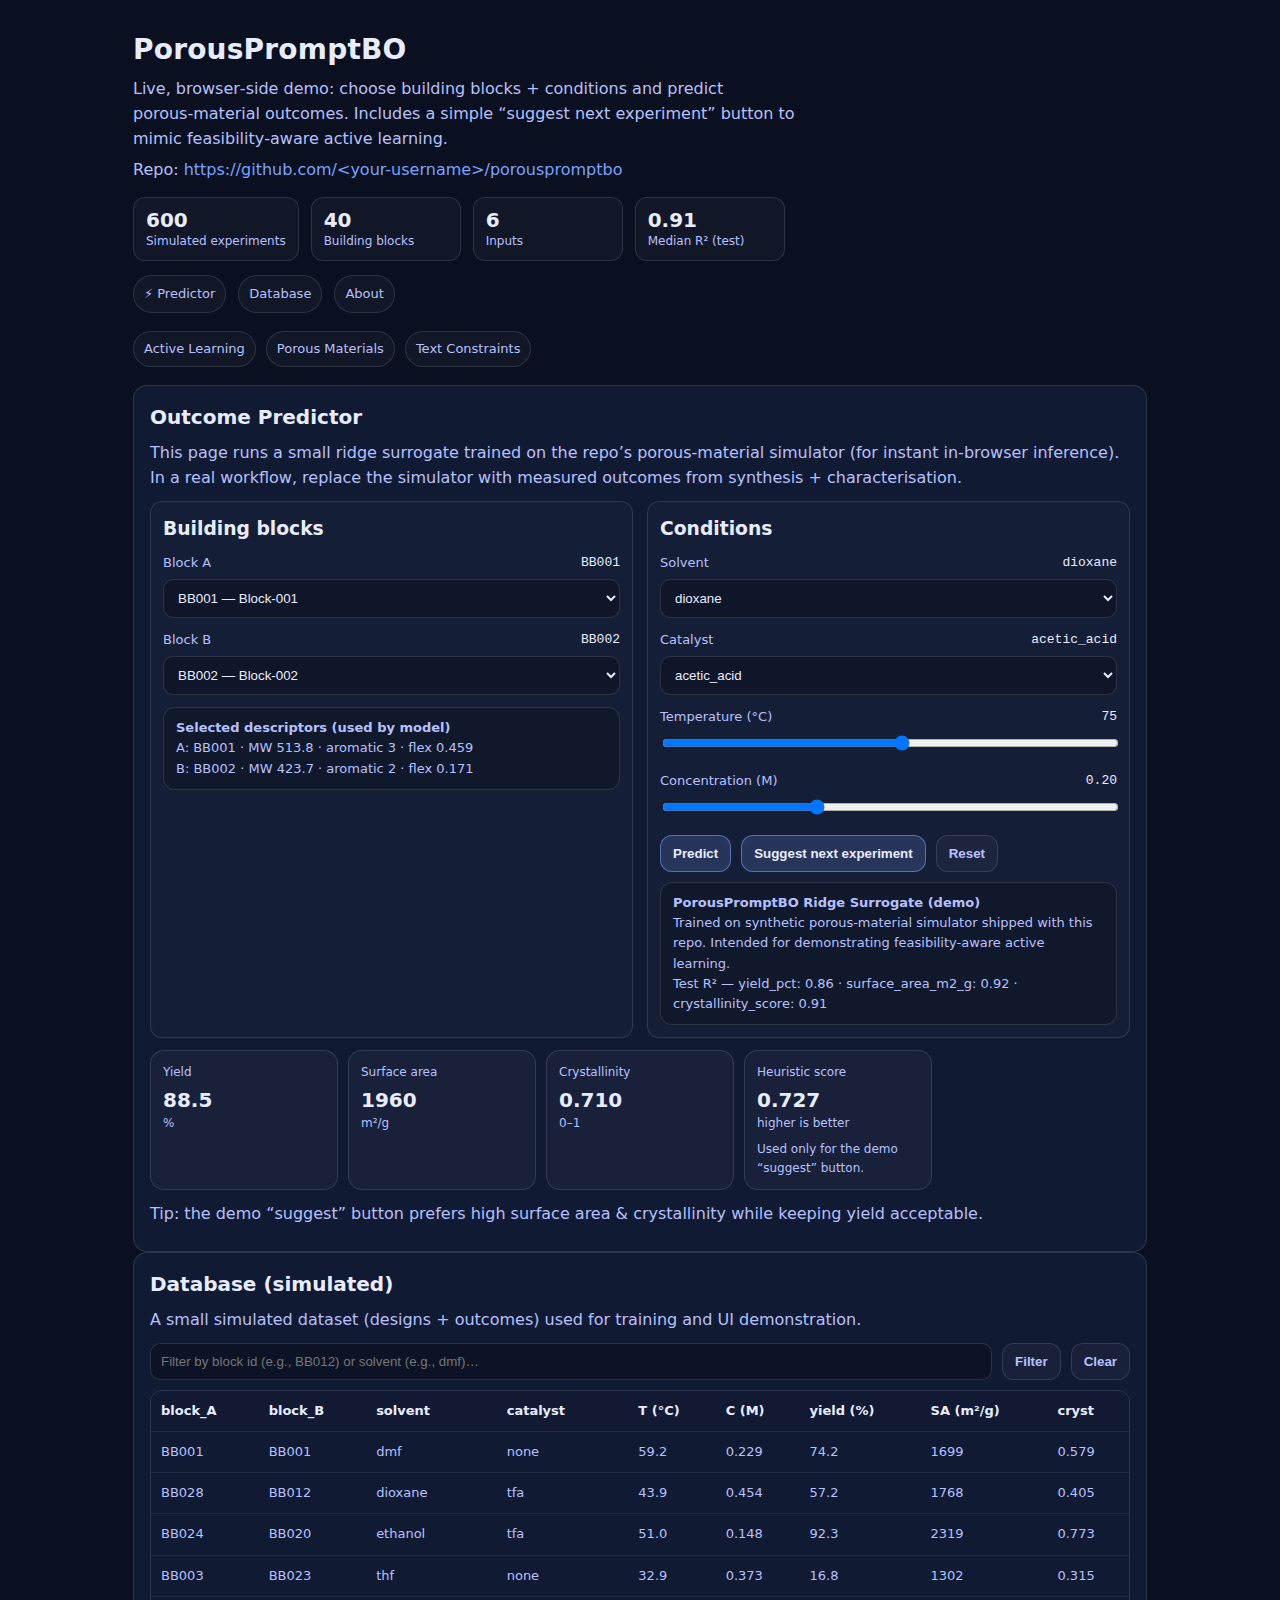
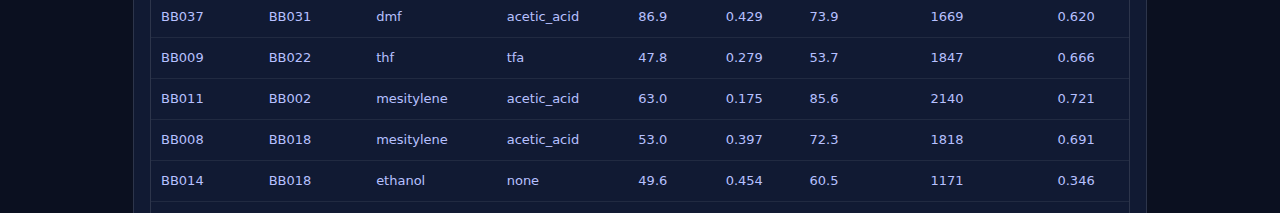
<file: index.html>
<!doctype html>
<html lang="en">
<head>
  <meta charset="utf-8"/>
  <meta name="viewport" content="width=device-width, initial-scale=1"/>
  <meta http-equiv="refresh" content="0; url=docs/index.html"/>
  <title>PorousPromptBO</title>
</head>
<body>
  <p>Redirecting to the interactive demo… <a href="docs/index.html">Open demo</a>.</p>
</body>
</html>
</file>
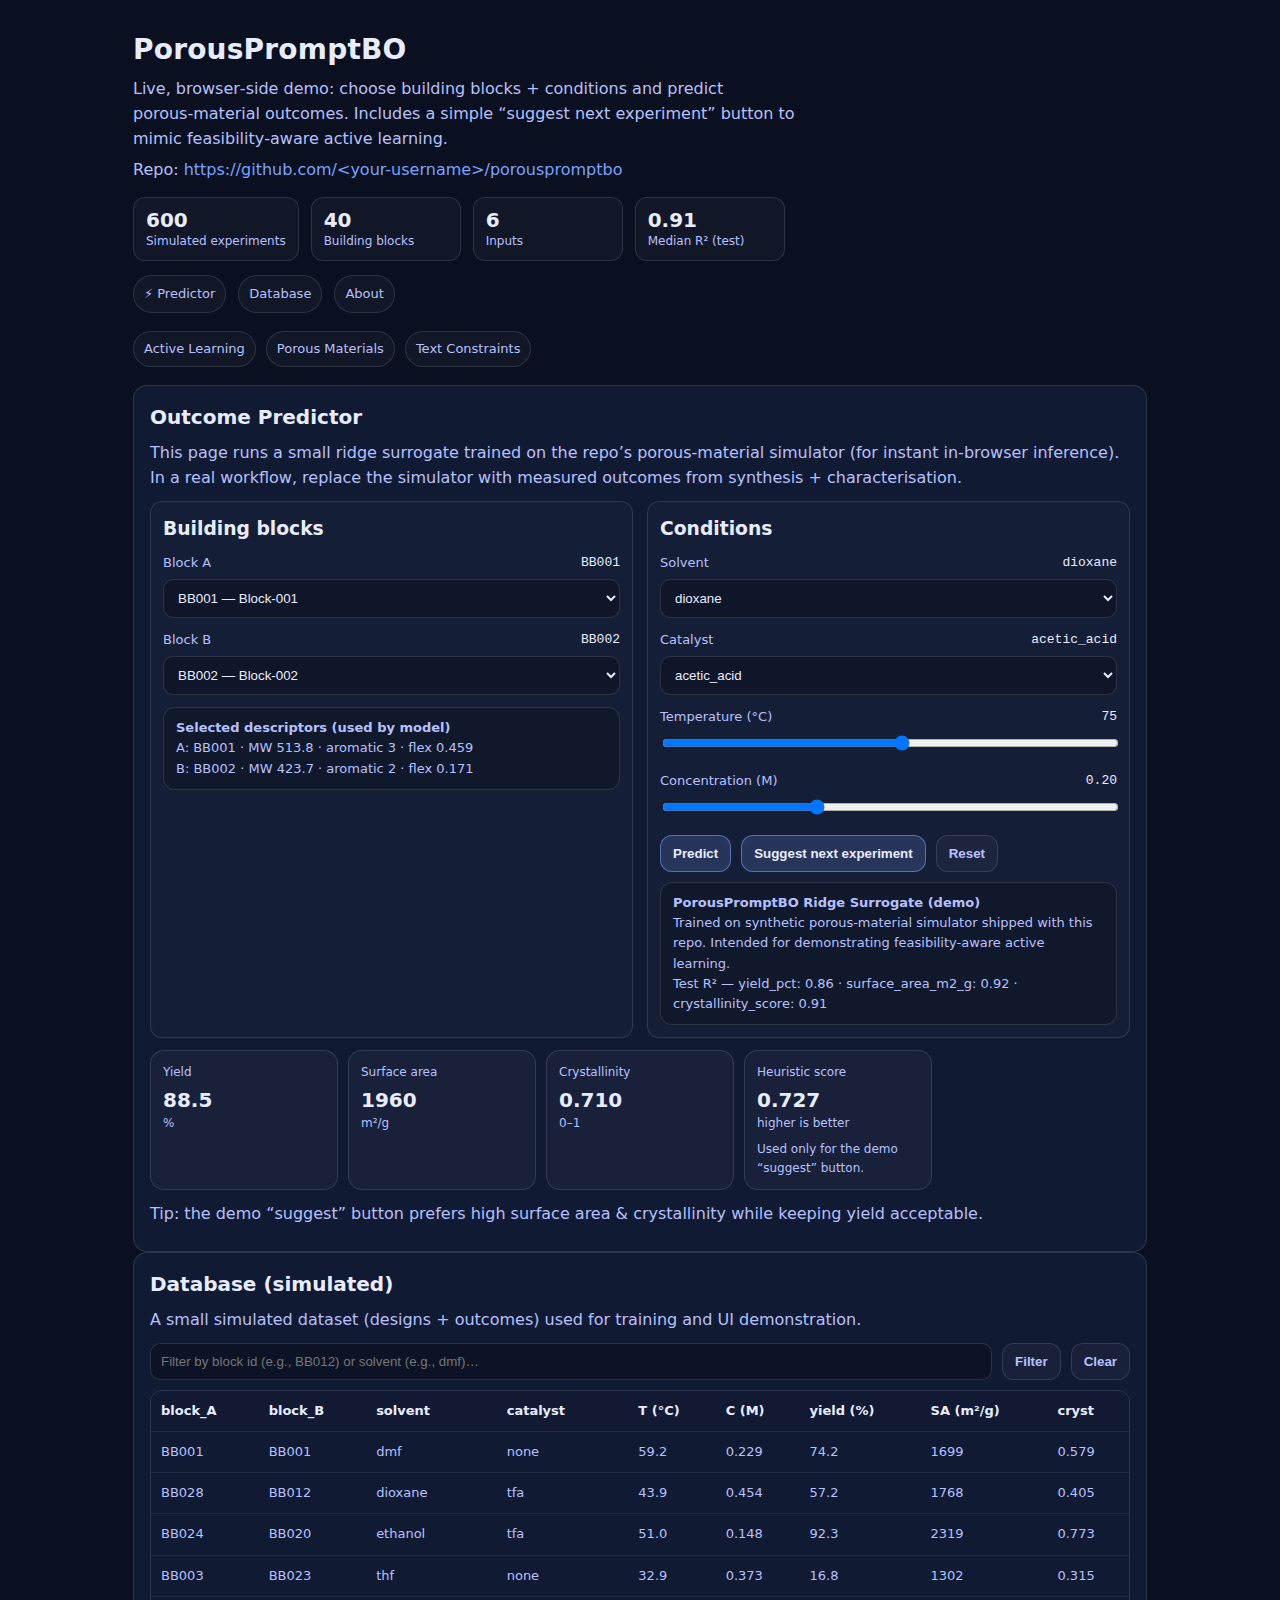
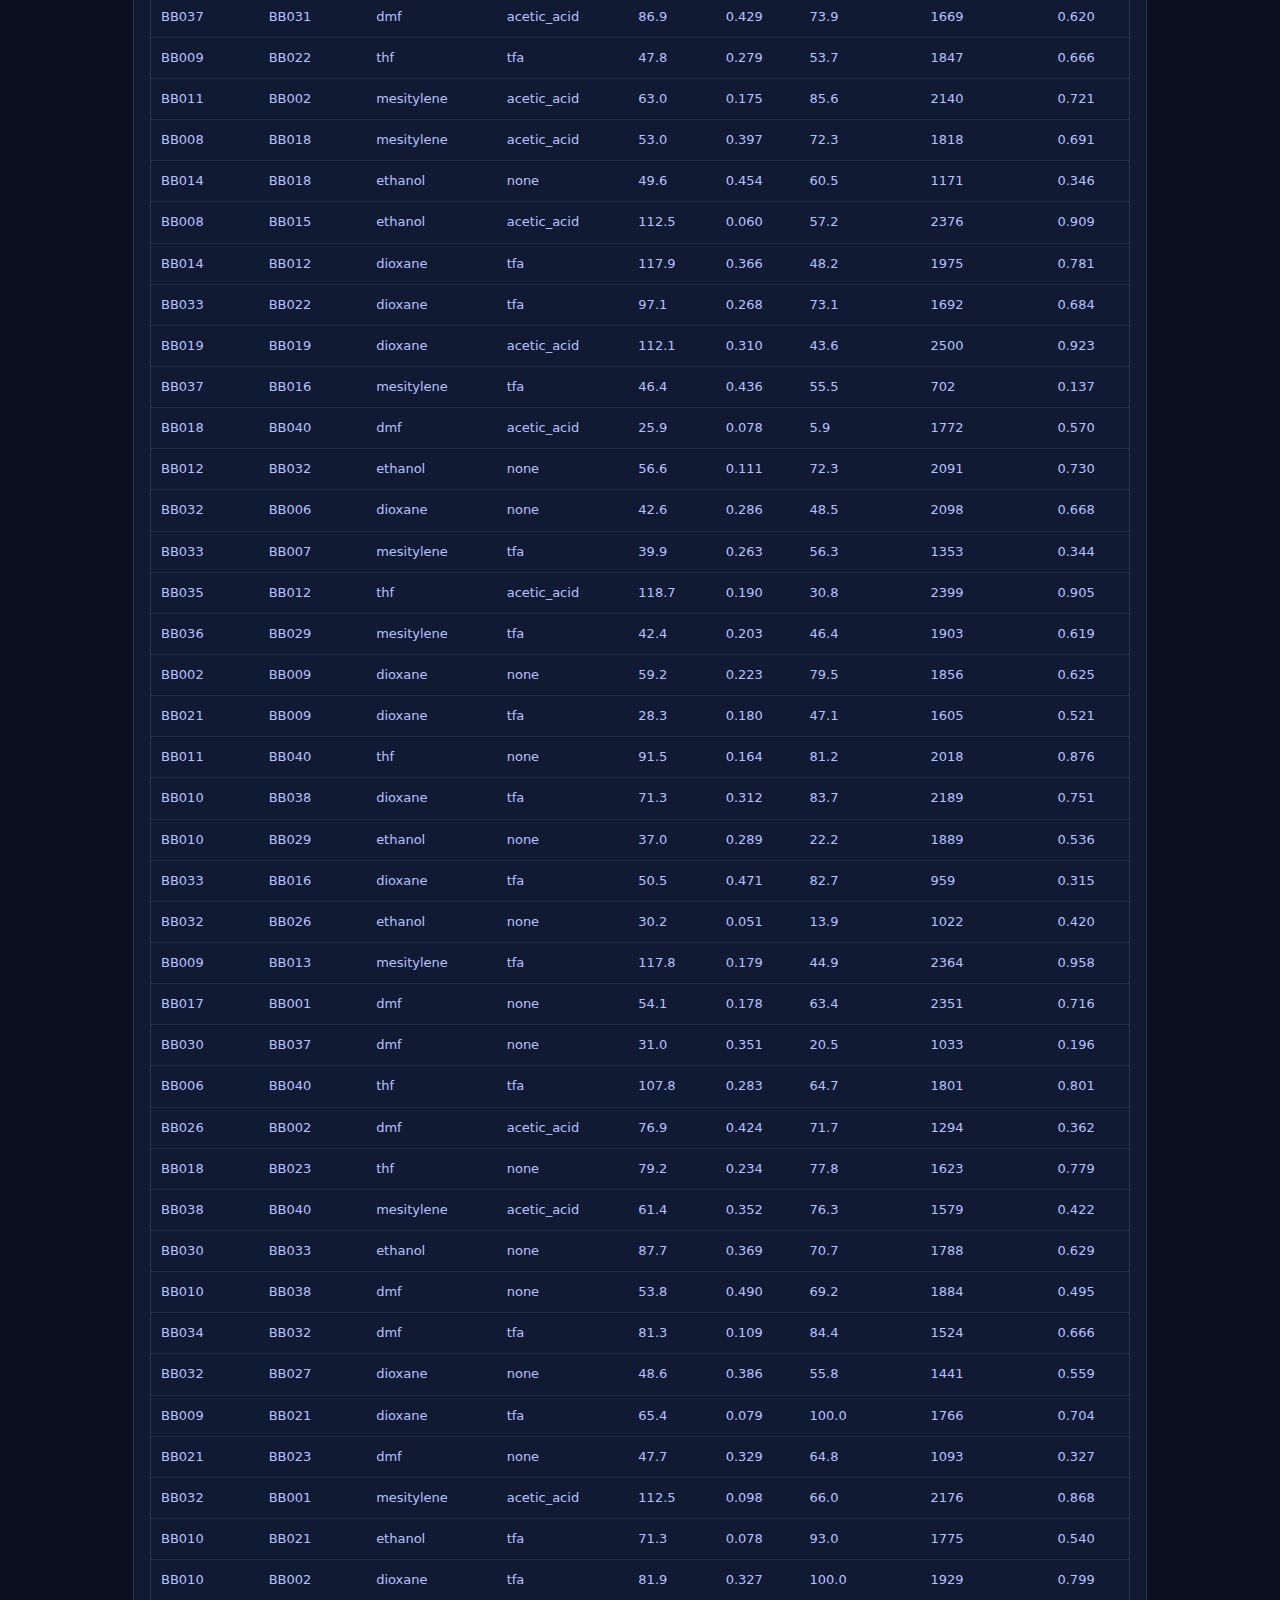
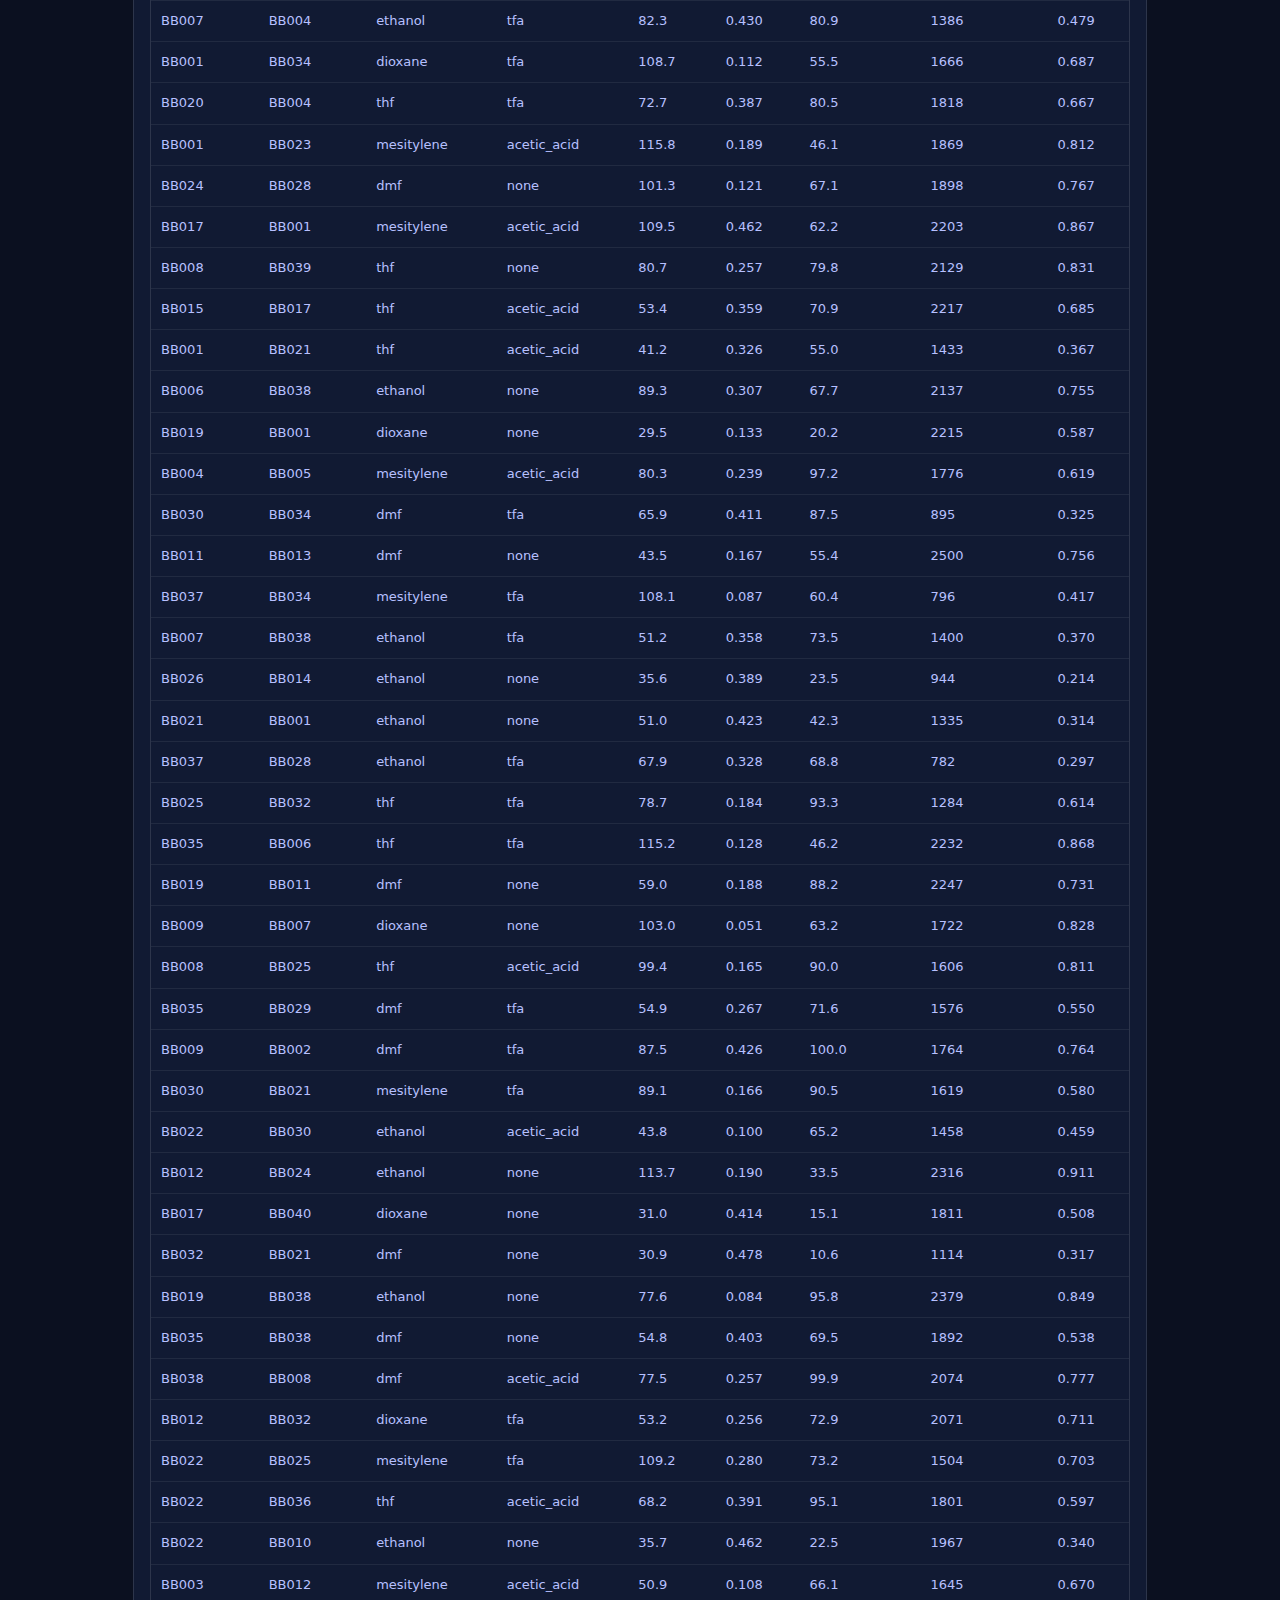
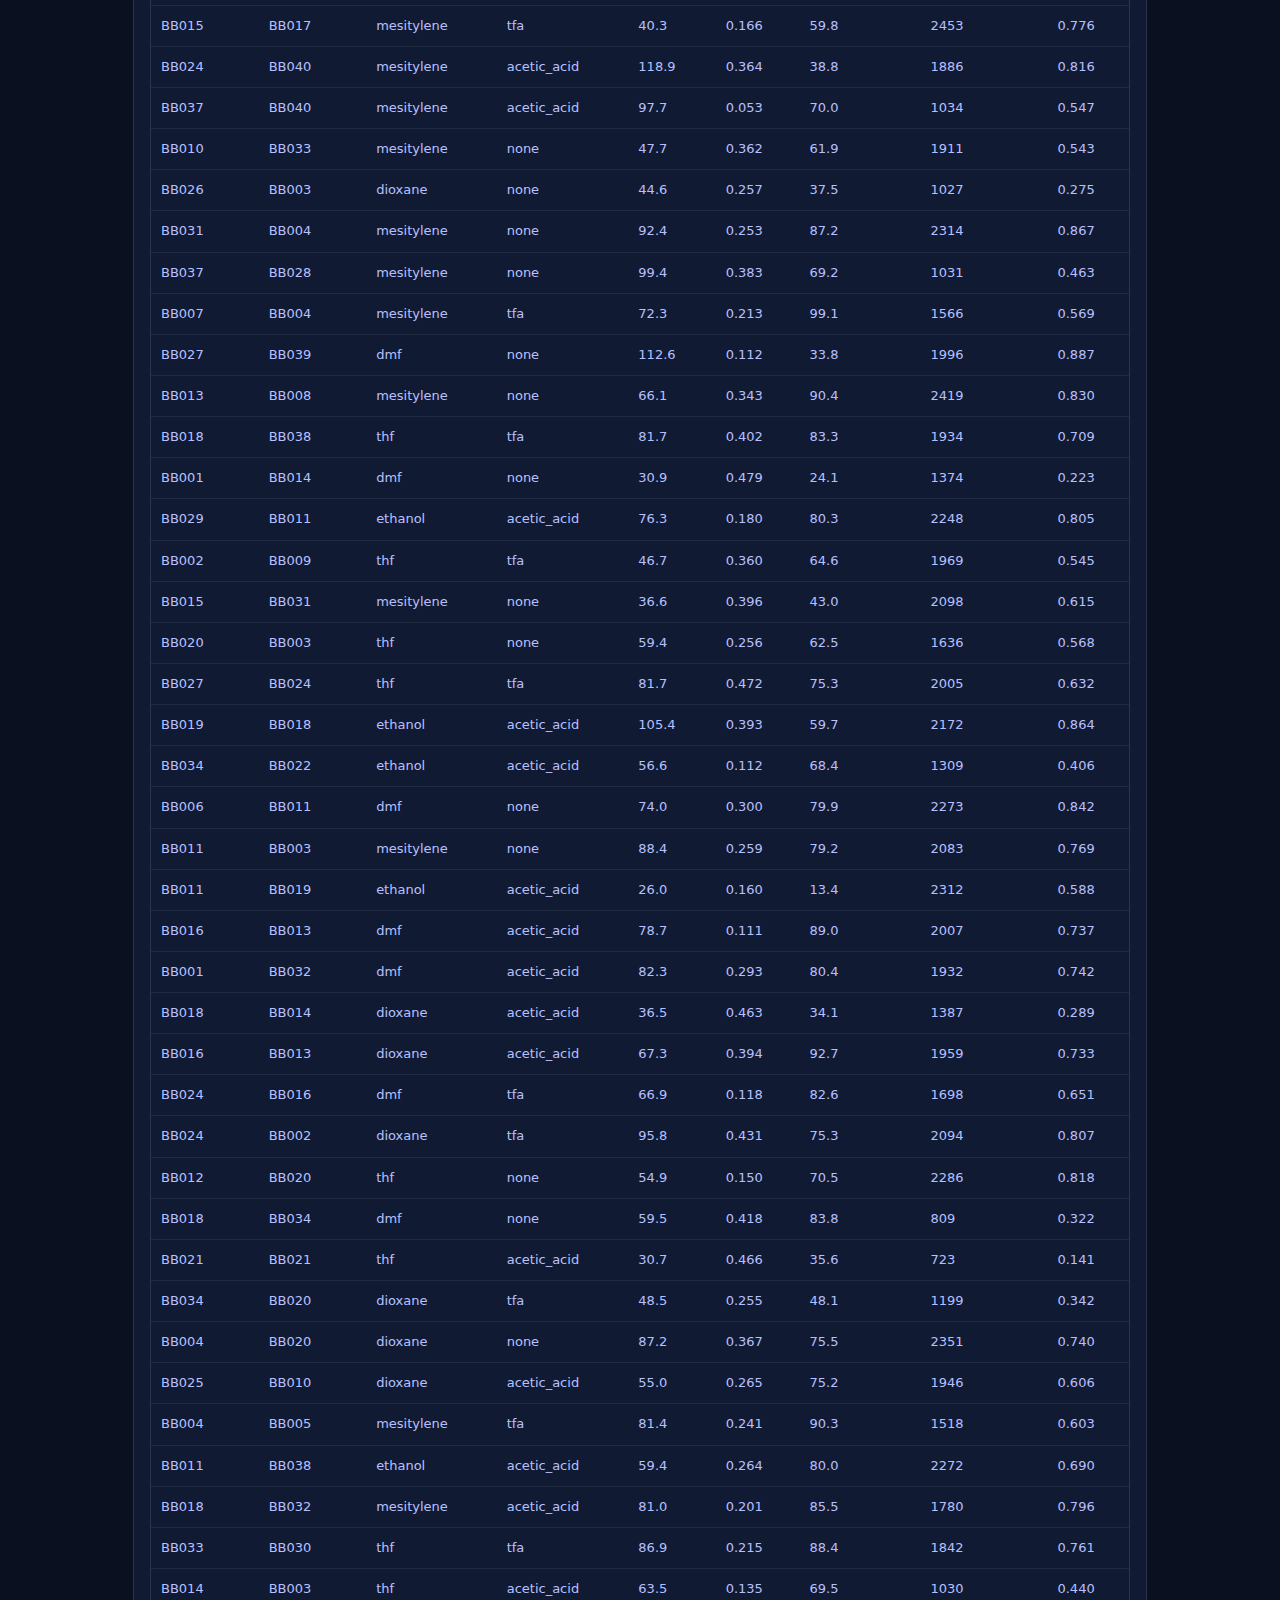
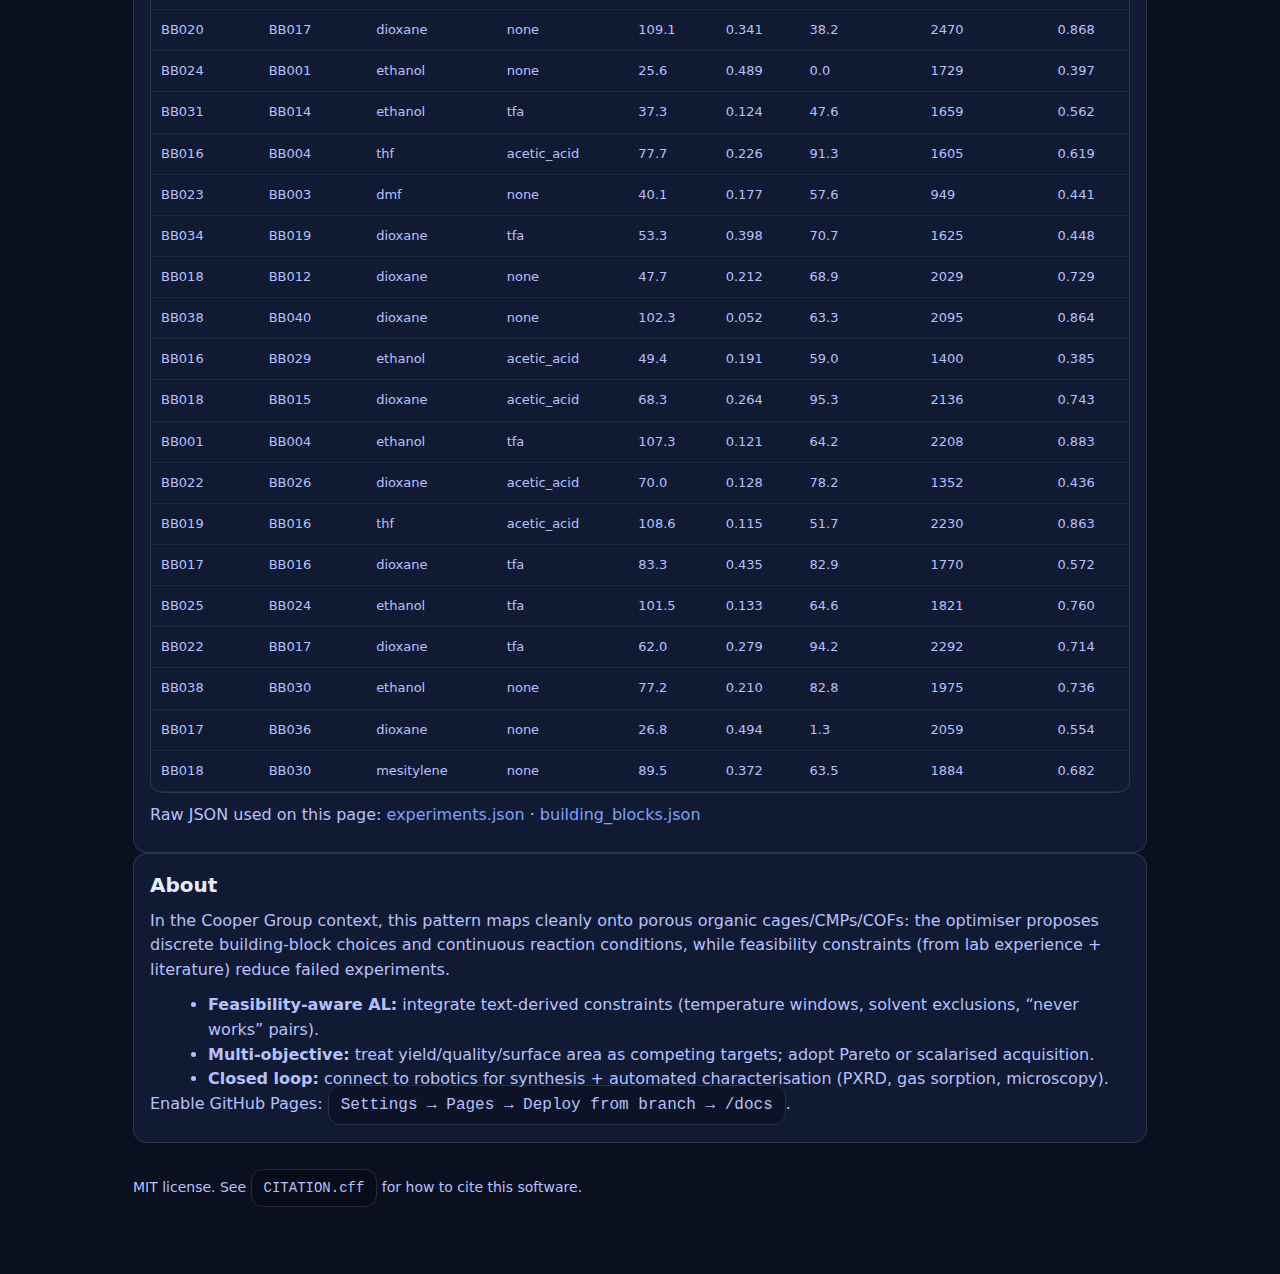
<file: docs/index.html>
<!doctype html>
<html lang="en">
<head>
  <meta charset="utf-8"/>
  <meta name="viewport" content="width=device-width, initial-scale=1"/>
  <title>PorousPromptBO | Interactive Porous‑Material Predictor</title>
  <link rel="stylesheet" href="assets/style.css"/>
</head>
<body>
  <div class="container">
    <div class="header">
      <div class="brand">
        <h1>PorousPromptBO</h1>
        <p>
          Live, browser‑side demo: choose building blocks + conditions and predict porous‑material outcomes.
          Includes a simple “suggest next experiment” button to mimic feasibility‑aware active learning.
        </p>
        <p class="muted">
          Repo: <a id="repoLink" href="#">https://github.com/&lt;your-username&gt;/porouspromptbo</a>
        </p>

        <div class="stats">
          <div class="stat"><div class="num" id="statN">—</div><div class="lbl">Simulated experiments</div></div>
          <div class="stat"><div class="num" id="statBlocks">—</div><div class="lbl">Building blocks</div></div>
          <div class="stat"><div class="num">6</div><div class="lbl">Inputs</div></div>
          <div class="stat"><div class="num" id="statR2">—</div><div class="lbl">Median R² (test)</div></div>
        </div>

        <div class="nav">
          <a href="#predictor">⚡ Predictor</a>
          <a href="#dataset">Database</a>
          <a href="#about">About</a>
        </div>
      </div>

      <div class="badges">
        <div class="badge">Active Learning</div>
        <div class="badge">Porous Materials</div>
        <div class="badge">Text Constraints</div>
      </div>
    </div>

    <div id="predictor" class="card">
      <h2>Outcome Predictor</h2>
      <p class="muted">
        This page runs a small ridge surrogate trained on the repo’s porous-material simulator (for instant in-browser inference).
        In a real workflow, replace the simulator with measured outcomes from synthesis + characterisation.
      </p>

      <div class="grid2">
        <div class="panel">
          <h3 style="margin:0 0 6px">Building blocks</h3>

          <div class="control">
            <label for="block_A">Block A <span class="val" id="block_A_val">—</span></label>
            <select id="block_A"></select>
          </div>

          <div class="control">
            <label for="block_B">Block B <span class="val" id="block_B_val">—</span></label>
            <select id="block_B"></select>
          </div>

          <div class="modelinfo" id="blockInfo">Loading blocks…</div>
        </div>

        <div class="panel">
          <h3 style="margin:0 0 6px">Conditions</h3>

          <div class="control">
            <label for="solvent">Solvent <span class="val" id="solvent_val">—</span></label>
            <select id="solvent"></select>
          </div>

          <div class="control">
            <label for="catalyst">Catalyst <span class="val" id="catalyst_val">—</span></label>
            <select id="catalyst"></select>
          </div>

          <div class="control">
            <label for="temperature_C">Temperature (°C) <span class="val" id="temperature_C_val">—</span></label>
            <input type="range" id="temperature_C"/>
          </div>

          <div class="control">
            <label for="concentration_M">Concentration (M) <span class="val" id="concentration_M_val">—</span></label>
            <input type="range" id="concentration_M"/>
          </div>

          <div class="actions">
            <button id="predictBtn">Predict</button>
            <button id="suggestBtn">Suggest next experiment</button>
            <button id="resetBtn" class="secondary">Reset</button>
          </div>

          <div class="modelinfo" id="modelInfo">Loading model…</div>
        </div>
      </div>

      <div class="outputs">
        <div class="outCard">
          <div class="outName">Yield</div>
          <div class="outVal" id="out_yield_pct">—</div>
          <div class="outUnit">%</div>
        </div>
        <div class="outCard">
          <div class="outName">Surface area</div>
          <div class="outVal" id="out_surface_area_m2_g">—</div>
          <div class="outUnit">m²/g</div>
        </div>
        <div class="outCard">
          <div class="outName">Crystallinity</div>
          <div class="outVal" id="out_crystallinity_score">—</div>
          <div class="outUnit">0–1</div>
        </div>
        <div class="outCard">
          <div class="outName">Heuristic score</div>
          <div class="outVal" id="out_score">—</div>
          <div class="outUnit">higher is better</div>
          <div class="outHint">Used only for the demo “suggest” button.</div>
        </div>
      </div>

      <p class="muted" style="margin-top:12px">
        Tip: the demo “suggest” button prefers high surface area & crystallinity while keeping yield acceptable.
      </p>
    </div>

    <div id="dataset" class="card">
      <h2>Database (simulated)</h2>
      <p class="muted">
        A small simulated dataset (designs + outcomes) used for training and UI demonstration.
      </p>

      <div class="search">
        <input id="filterInput" type="text" placeholder="Filter by block id (e.g., BB012) or solvent (e.g., dmf)…"/>
        <button id="filterBtn" class="secondary">Filter</button>
        <button id="clearBtn" class="secondary">Clear</button>
      </div>

      <div class="table-wrap">
        <table id="expTable">
          <thead>
            <tr>
              <th>block_A</th>
              <th>block_B</th>
              <th>solvent</th>
              <th>catalyst</th>
              <th>T (°C)</th>
              <th>C (M)</th>
              <th>yield (%)</th>
              <th>SA (m²/g)</th>
              <th>cryst</th>
            </tr>
          </thead>
          <tbody></tbody>
        </table>
      </div>

      <p class="muted" style="margin-top:10px">
        Raw JSON used on this page: <a href="assets/experiments.json">experiments.json</a> · <a href="assets/building_blocks.json">building_blocks.json</a>
      </p>
    </div>

    <div id="about" class="card">
      <h2>About</h2>
      <p class="muted">
        In the Cooper Group context, this pattern maps cleanly onto porous organic cages/CMPs/COFs: the optimiser proposes discrete building-block choices and continuous reaction conditions,
        while feasibility constraints (from lab experience + literature) reduce failed experiments.
      </p>
      <ul>
        <li><b>Feasibility-aware AL:</b> integrate text-derived constraints (temperature windows, solvent exclusions, “never works” pairs).</li>
        <li><b>Multi-objective:</b> treat yield/quality/surface area as competing targets; adopt Pareto or scalarised acquisition.</li>
        <li><b>Closed loop:</b> connect to robotics for synthesis + automated characterisation (PXRD, gas sorption, microscopy).</li>
      </ul>
      <p class="muted">
        Enable GitHub Pages: <span class="code">Settings → Pages → Deploy from branch → /docs</span>.
      </p>
    </div>

    <div class="footer">
      <p class="muted">MIT license. See <span class="code">CITATION.cff</span> for how to cite this software.</p>
    </div>
  </div>

  <script src="assets/app.js"></script>
</body>
</html>
</file>
<file: docs/assets/style.css>
:root{
  --bg:#0b1020;
  --card:#111a33;
  --text:#e8ecff;
  --muted:#b7c0ff;
  --accent:#7aa2ff;
  --accent2:#61d095;
  --border:rgba(255,255,255,0.12);
  --mono: ui-monospace, SFMono-Regular, Menlo, Monaco, Consolas, "Liberation Mono", "Courier New", monospace;
  --sans: ui-sans-serif, system-ui, -apple-system, Segoe UI, Roboto, Helvetica, Arial, "Apple Color Emoji","Segoe UI Emoji";
}
*{box-sizing:border-box}
html,body{margin:0;padding:0;background:var(--bg);color:var(--text);font-family:var(--sans);line-height:1.55}
a{color:var(--accent);text-decoration:none}
a:hover{text-decoration:underline}
.container{max-width:1050px;margin:0 auto;padding:28px 18px 60px}
.header{display:flex;flex-wrap:wrap;justify-content:space-between;gap:18px;align-items:flex-end;margin-bottom:18px}
.brand h1{margin:0;font-size:28px;letter-spacing:0.2px}
.brand p{margin:6px 0 0;color:var(--muted);max-width:70ch}
.badges{display:flex;flex-wrap:wrap;gap:10px}
.badge{border:1px solid var(--border);background:rgba(255,255,255,0.03);padding:7px 10px;border-radius:999px;font-size:13px;color:var(--muted)}
.grid{display:grid;grid-template-columns:repeat(12,1fr);gap:14px;margin-top:18px}
.card{grid-column:span 12;border:1px solid var(--border);background:var(--card);border-radius:14px;padding:16px 16px 14px}
@media(min-width:900px){.card.half{grid-column:span 6}}
.card h2{margin:0 0 8px;font-size:20px}
.card p{margin:0 0 10px;color:var(--muted)}
.card ul{margin:10px 0 0 18px;color:var(--muted)}
.kv{display:grid;grid-template-columns:160px 1fr;gap:10px;margin-top:12px}
.kv div{padding:8px 10px;border:1px solid var(--border);border-radius:10px;background:rgba(255,255,255,0.03)}
.kv .k{font-family:var(--mono);color:var(--text);font-size:13px}
.kv .v{color:var(--muted)}
.footer{margin-top:34px;color:var(--muted);font-size:14px}
.code{font-family:var(--mono);background:rgba(0,0,0,0.25);border:1px solid var(--border);padding:10px 12px;border-radius:12px;overflow:auto}

.muted{color:var(--muted)}

.banner{display:none;border:1px solid rgba(122,162,255,0.55);background:rgba(122,162,255,0.10);padding:12px 12px;border-radius:12px;margin-top:14px;color:var(--muted)}
.banner b{color:var(--text)}

.repo-grid{display:grid;grid-template-columns:repeat(12,1fr);gap:12px;margin-top:8px}
.repo-card{grid-column:span 12;border:1px solid var(--border);background:rgba(255,255,255,0.03);border-radius:12px;padding:12px}
@media(min-width:900px){.repo-card{grid-column:span 6}}
.repo-title{font-weight:600;margin-bottom:4px}
.repo-meta{font-family:var(--mono);font-size:12px;color:var(--muted);margin-bottom:6px}
.repo-desc{color:var(--muted)}


/* --- Interactive demo additions --- */
.nav{display:flex;flex-wrap:wrap;gap:12px;margin-top:14px}
.nav a{border:1px solid var(--border);background:rgba(255,255,255,0.03);padding:8px 10px;border-radius:999px;font-size:13px;color:var(--muted)}
.nav a:hover{color:var(--text);text-decoration:none;border-color:rgba(122,162,255,0.6)}

.stats{display:flex;flex-wrap:wrap;gap:12px;margin-top:14px}
.stat{border:1px solid var(--border);background:rgba(255,255,255,0.03);padding:10px 12px;border-radius:12px;min-width:150px}
.stat .num{font-size:20px;font-weight:700;color:var(--text);line-height:1.2}
.stat .lbl{font-size:12px;color:var(--muted)}

.grid2{display:grid;grid-template-columns:1fr;gap:14px}
@media(min-width:900px){.grid2{grid-template-columns:1fr 1fr}}

.panel{border:1px solid var(--border);background:rgba(255,255,255,0.02);border-radius:12px;padding:12px}

.control{margin:10px 0 12px}
.control label{display:flex;justify-content:space-between;gap:10px;font-size:13px;color:var(--muted);margin-bottom:6px}
.control .val{font-family:var(--mono);color:var(--text)}
.control input[type="range"]{width:100%}
.control select,.control input[type="number"], .search input{width:100%;padding:10px 10px;border-radius:10px;border:1px solid var(--border);background:rgba(0,0,0,0.25);color:var(--text)}
.control select:focus,.control input:focus,.search input:focus{outline:2px solid rgba(122,162,255,0.35);outline-offset:2px}

.actions{display:flex;flex-wrap:wrap;gap:10px;margin-top:10px}
button{border:1px solid rgba(122,162,255,0.55);background:rgba(122,162,255,0.18);color:var(--text);padding:10px 12px;border-radius:12px;font-weight:600;cursor:pointer}
button:hover{border-color:rgba(122,162,255,0.85);background:rgba(122,162,255,0.22)}
button.secondary{border:1px solid var(--border);background:rgba(255,255,255,0.03);color:var(--muted)}
button.secondary:hover{color:var(--text);border-color:rgba(255,255,255,0.20)}

.outputs{display:grid;grid-template-columns:repeat(2,1fr);gap:10px;margin-top:12px}
@media(min-width:900px){.outputs{grid-template-columns:repeat(5,1fr)}}
.outCard{border:1px solid var(--border);background:rgba(255,255,255,0.03);border-radius:14px;padding:12px}
.outName{font-size:12px;color:var(--muted);margin-bottom:6px}
.outVal{font-size:20px;font-weight:800;color:var(--text);line-height:1.2}
.outUnit{font-size:12px;color:var(--muted);margin-top:2px}
.outHint{font-size:12px;color:var(--muted);margin-top:8px}

.modelinfo{margin-top:10px;padding:10px 12px;border-radius:12px;border:1px solid var(--border);background:rgba(0,0,0,0.20);color:var(--muted);font-size:13px}

.search{display:flex;gap:10px;align-items:center;margin:10px 0}
.search input{flex:1}

.table-wrap{overflow:auto;border:1px solid var(--border);border-radius:12px}
table{width:100%;border-collapse:collapse;min-width:880px}
th,td{padding:10px 10px;border-bottom:1px solid rgba(255,255,255,0.07);font-size:13px}
th{position:sticky;top:0;background:rgba(17,26,51,0.98);text-align:left;color:var(--text)}
td{color:var(--muted)}
tr:hover td{background:rgba(255,255,255,0.02);color:var(--text)}
</file>
